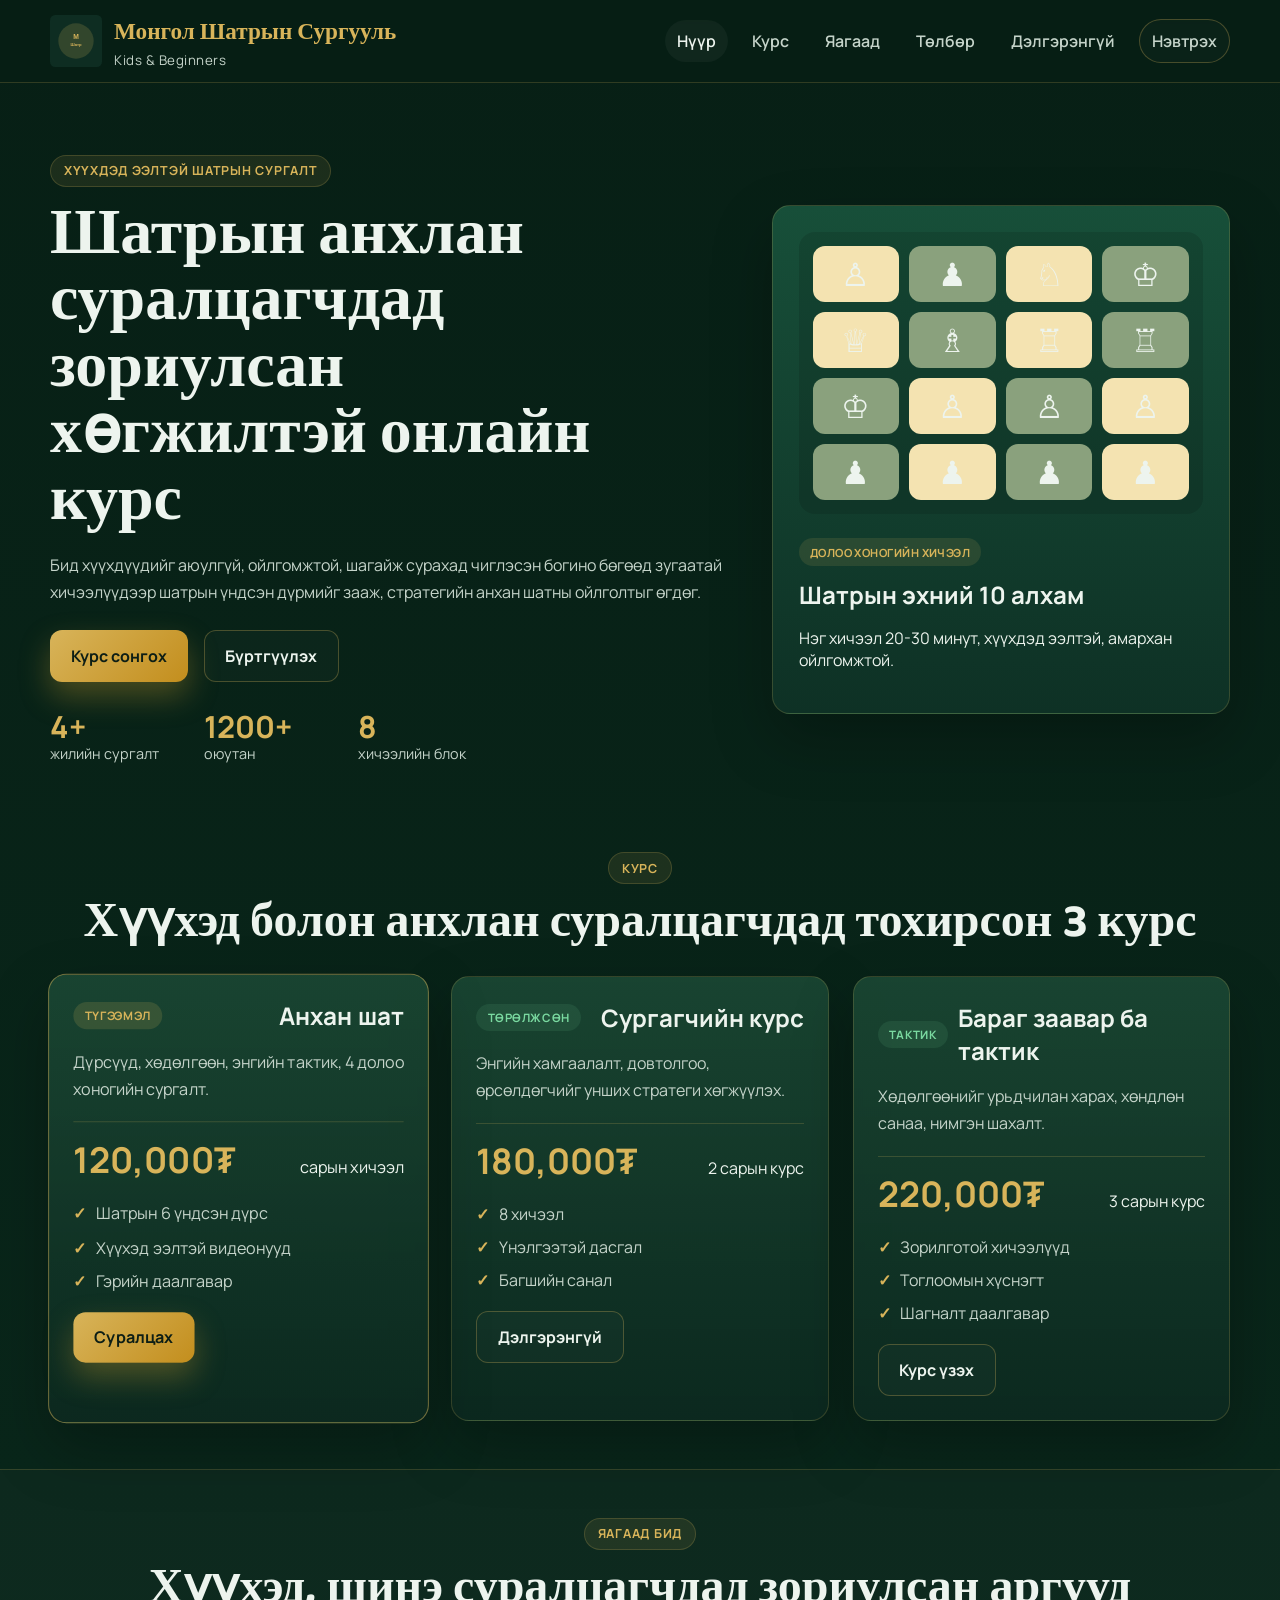
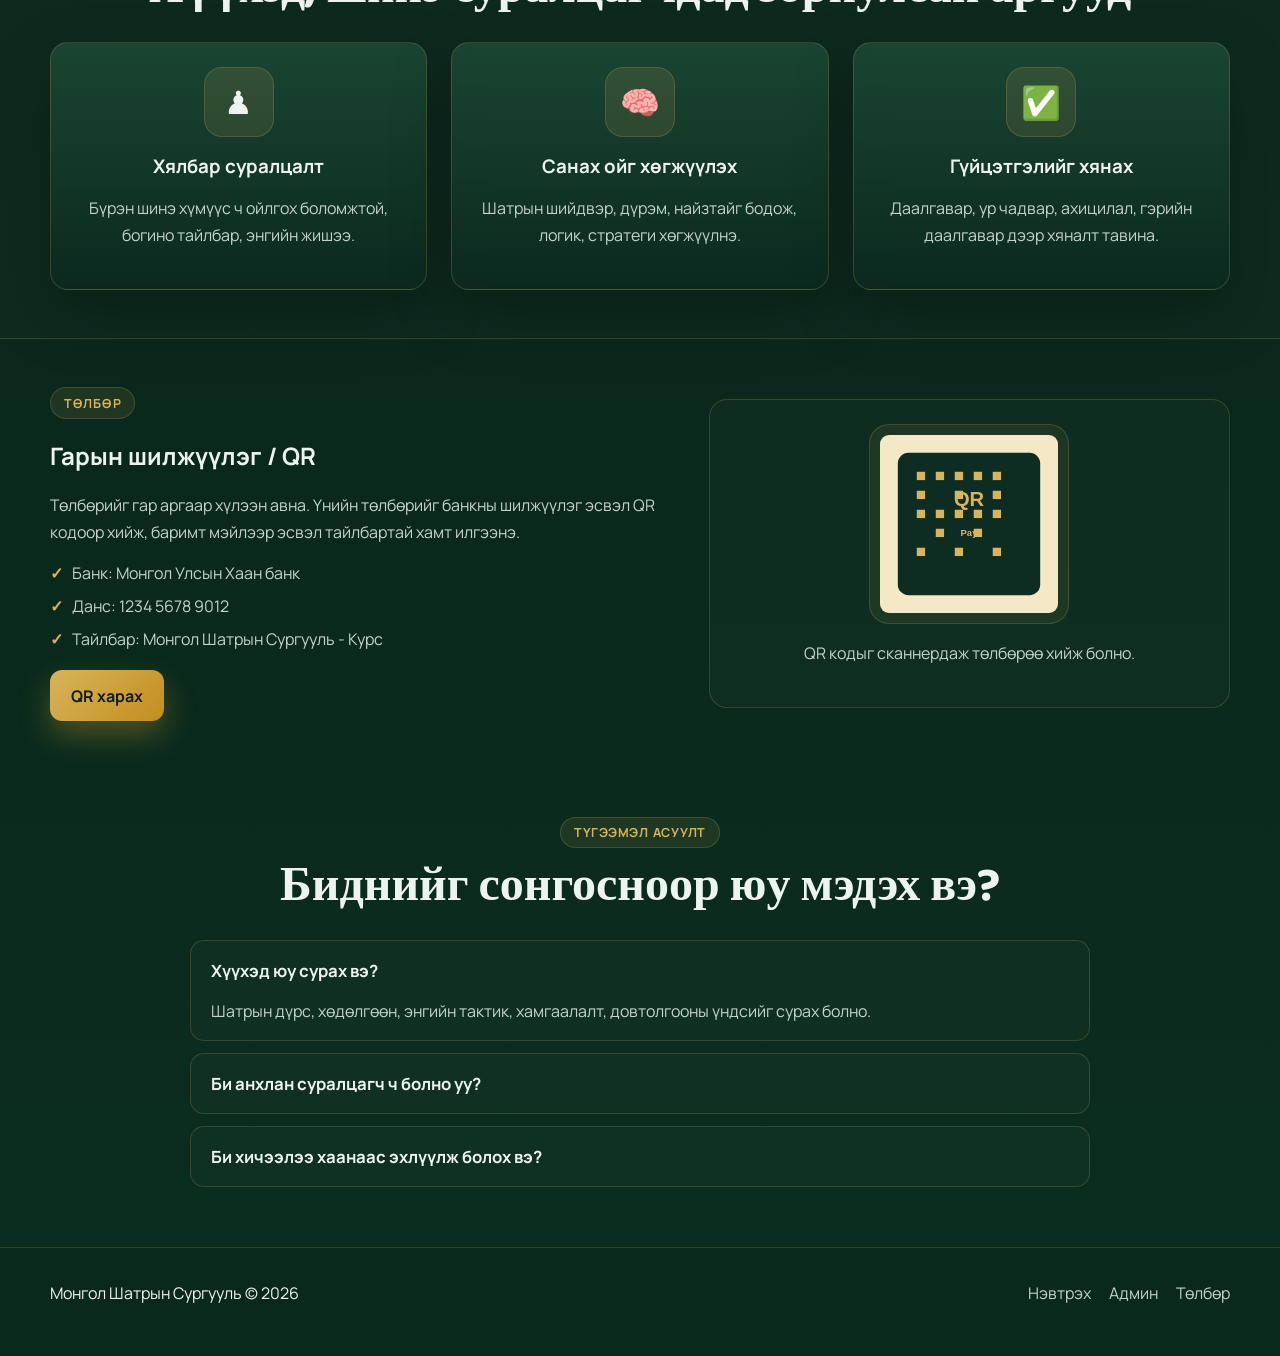
<file: index.html>
<!doctype html>
<html lang="mn">
  <head>
    <meta charset="UTF-8" />
    <meta name="viewport" content="width=device-width, initial-scale=1.0" />
    <title>Монгол Шатрын Сургууль</title>
    <meta name="description" content="Монгол Шатрын Сургууль — хүүхдэд болон анхлан суралцагчдад зориулсан шатрын онлайн курс." />
    <link rel="preconnect" href="https://fonts.googleapis.com" />
    <link rel="preconnect" href="https://fonts.gstatic.com" crossorigin />
    <link href="https://fonts.googleapis.com/css2?family=Baloo+2:wght@400;600;700;800&family=Manrope:wght@400;500;600;700;800&display=swap" rel="stylesheet" />
    <link rel="stylesheet" href="css/styles.css" />
  </head>
  <body>
    <header class="site-header">
      <div class="container nav-wrap">
        <a href="index.html" class="brand" aria-label="Монгол Шатрын Сургууль">
          <img src="assets/logo.svg" alt="Монгол Шатрын Сургууль лого" class="brand-logo" />
          <div>
            <span class="brand-title">Монгол Шатрын Сургууль</span>
            <small class="brand-subtitle">Kids & Beginners</small>
          </div>
        </a>

        <nav class="main-nav" aria-label="Үндсэн навигаци">
          <a href="index.html" class="active">Нүүр</a>
          <a href="#courses">Курс</a>
          <a href="#why-us">Яагаад</a>
          <a href="#payment">Төлбөр</a>
          <a href="course.html">Дэлгэрэнгүй</a>
          <a href="login.html" class="btn btn-ghost">Нэвтрэх</a>
        </nav>
      </div>
    </header>

    <main>
      <section class="hero">
        <div class="container hero-grid">
          <div class="hero-copy">
            <span class="eyebrow">Хүүхдэд ээлтэй шатрын сургалт</span>
            <h1>Шатрын анхлан суралцагчдад зориулсан хөгжилтэй онлайн курс</h1>
            <p>
              Бид хүүхдүүдийг аюулгүй, ойлгомжтой, шагайж сурахад чиглэсэн богино бөгөөд зугаатай хичээлүүдээр
              шатрын үндсэн дүрмийг зааж, стратегийн анхан шатны ойлголтыг өгдөг.
            </p>
            <div class="cta-row">
              <a href="#courses" class="btn btn-primary">Курс сонгох</a>
              <a href="login.html" class="btn btn-secondary">Бүртгүүлэх</a>
            </div>
            <ul class="hero-metrics">
              <li><strong>4+</strong><span>жилийн сургалт</span></li>
              <li><strong>1200+</strong><span>оюутан</span></li>
              <li><strong>8</strong><span>хичээлийн блок</span></li>
            </ul>
          </div>

          <div class="hero-card">
            <div class="mini-board" aria-label="Шатрын самбар">
              <div class="square light">♙</div>
              <div class="square dark">♟</div>
              <div class="square light">♘</div>
              <div class="square dark">♔</div>
              <div class="square light">♕</div>
              <div class="square dark">♗</div>
              <div class="square light">♖</div>
              <div class="square dark">♖</div>
              <div class="square dark">♔</div>
              <div class="square light">♙</div>
              <div class="square dark">♙</div>
              <div class="square light">♙</div>
              <div class="square dark">♟</div>
              <div class="square light">♟</div>
              <div class="square dark">♟</div>
              <div class="square light">♟</div>
            </div>
            <div class="hero-card-bottom">
              <span class="tag">Долоо хоногийн хичээл</span>
              <h3>Шатрын эхний 10 алхам</h3>
              <p>Нэг хичээл 20-30 минут, хүүхдэд ээлтэй, амархан ойлгомжтой.</p>
            </div>
          </div>
        </div>
      </section>

      <section id="courses" class="section">
        <div class="container">
          <div class="section-heading">
            <span class="eyebrow">Курс</span>
            <h2>Хүүхэд болон анхлан суралцагчдад тохирсон 3 курс</h2>
          </div>

          <div class="course-grid">
            <article class="course-card featured">
              <div class="course-header">
                <span class="pill">Түгээмэл</span>
                <h3>Анхан шат</h3>
              </div>
              <p>Дүрсүүд, хөдөлгөөн, энгийн тактик, 4 долоо хоногийн сургалт.</p>
              <div class="price-row">
                <strong>120,000₮</strong>
                <span>сарын хичээл</span>
              </div>
              <ul>
                <li>Шатрын 6 үндсэн дүрс</li>
                <li>Хүүхэд ээлтэй видеонууд</li>
                <li>Гэрийн даалгавар</li>
              </ul>
              <a href="course.html" class="btn btn-primary">Суралцах</a>
            </article>

            <article class="course-card">
              <div class="course-header">
                <span class="pill alt">Төрөлжсөн</span>
                <h3>Сургагчийн курс</h3>
              </div>
              <p>Энгийн хамгаалалт, довтолгоо, өрсөлдөгчийг унших стратеги хөгжүүлэх.</p>
              <div class="price-row">
                <strong>180,000₮</strong>
                <span>2 сарын курс</span>
              </div>
              <ul>
                <li>8 хичээл</li>
                <li>Үнэлгээтэй дасгал</li>
                <li>Багшийн санал</li>
              </ul>
              <a href="course.html" class="btn btn-secondary">Дэлгэрэнгүй</a>
            </article>

            <article class="course-card">
              <div class="course-header">
                <span class="pill alt">Тактик</span>
                <h3>Бараг заавар ба тактик</h3>
              </div>
              <p>Хөдөлгөөнийг урьдчилан харах, хөндлөн санаа, нимгэн шахалт.</p>
              <div class="price-row">
                <strong>220,000₮</strong>
                <span>3 сарын курс</span>
              </div>
              <ul>
                <li>Зорилготой хичээлүүд</li>
                <li>Тоглоомын хүснэгт</li>
                <li>Шагналт даалгавар</li>
              </ul>
              <a href="course.html" class="btn btn-secondary">Курс үзэх</a>
            </article>
          </div>
        </div>
      </section>

      <section id="why-us" class="section alt-bg">
        <div class="container">
          <div class="section-heading">
            <span class="eyebrow">Яагаад бид</span>
            <h2>Хүүхэд, шинэ суралцагчдад зориулсан аргууд</h2>
          </div>

          <div class="feature-grid">
            <div class="feature-card">
              <div class="icon">♟</div>
              <h3>Хялбар суралцалт</h3>
              <p>Бүрэн шинэ хүмүүс ч ойлгох боломжтой, богино тайлбар, энгийн жишээ.</p>
            </div>
            <div class="feature-card">
              <div class="icon">🧠</div>
              <h3>Санах ойг хөгжүүлэх</h3>
              <p>Шатрын шийдвэр, дүрэм, найзтайг бодож, логик, стратеги хөгжүүлнэ.</p>
            </div>
            <div class="feature-card">
              <div class="icon">✅</div>
              <h3>Гүйцэтгэлийг хянах</h3>
              <p>Даалгавар, ур чадвар, ахицилал, гэрийн даалгавар дээр хяналт тавина.</p>
            </div>
          </div>
        </div>
      </section>

      <section id="payment" class="section payment-section">
        <div class="container payment-layout">
          <div>
            <span class="eyebrow">Төлбөр</span>
            <h2>Гарын шилжүүлэг / QR</h2>
            <p>
              Төлбөрийг гар аргаар хүлээн авна. Үнийн төлбөрийг банкны шилжүүлэг эсвэл QR кодоор хийж, баримт
              мэйлээр эсвэл тайлбартай хамт илгээнэ.
            </p>
            <ul class="check-list">
              <li>Банк: Монгол Улсын Хаан банк</li>
              <li>Данс: 1234 5678 9012</li>
              <li>Тайлбар: Монгол Шатрын Сургууль - Курс</li>
            </ul>
            <button class="btn btn-primary" data-open-modal="payment-modal">QR харах</button>
          </div>

          <div class="qr-panel">
            <img src="assets/qr.svg" alt="QR код" class="qr-image" />
            <p>QR кодыг сканнердаж төлбөрөө хийж болно.</p>
          </div>
        </div>
      </section>

      <section class="section">
        <div class="container">
          <div class="section-heading">
            <span class="eyebrow">Түгээмэл асуулт</span>
            <h2>Биднийг сонгосноор юу мэдэх вэ?</h2>
          </div>

          <div class="faq-list">
            <div class="faq-item open">
              <button class="faq-question">Хүүхэд
              юу сурах вэ?</button>
              <div class="faq-answer">
                <p>Шатрын дүрс, хөдөлгөөн, энгийн тактик, хамгаалалт, довтолгооны үндсийг сурах болно.</p>
              </div>
            </div>

            <div class="faq-item">
              <button class="faq-question">Би анхлан суралцагч ч болно уу?</button>
              <div class="faq-answer">
                <p>Тийм. Курс нь хүүхэд болон анхлан суралцагчдад зориулагдсан бөгөөд эхний 4-8 хичээлээс эхэлдэг.</p>
              </div>
            </div>

            <div class="faq-item">
              <button class="faq-question">Би хичээлээ хаанаас эхлүүлж болох вэ?</button>
              <div class="faq-answer">
                <p>Эхний бүртгэлээ хийж, “Анхан шат” курсыг сонгосноор хичээлээ эхлүүлэх боломжтой.</p>
              </div>
            </div>
          </div>
        </div>
      </section>
    </main>

    <footer class="site-footer">
      <div class="container footer-row">
        <p>Монгол Шатрын Сургууль © <span id="year"></span></p>
        <div class="footer-links">
          <a href="login.html">Нэвтрэх</a>
          <a href="admin.html">Админ</a>
          <a href="#payment">Төлбөр</a>
        </div>
      </div>
    </footer>

    <div class="modal" id="payment-modal" aria-hidden="true">
      <div class="modal-card">
        <button class="modal-close" aria-label="Хаах">×</button>
        <h3>Төлбөрийн QR</h3>
        <img src="assets/qr.svg" alt="Монгол Шатрын Сургууль QR" class="qr-image large" />
        <p>Банкны шилжүүлэг хийсний дараа баримтаа дэлгүүрийн админд илгээх хэрэгтэй.</p>
        <p class="tiny-note">Өнөөдрийн хувилбар нь frontend demo бөгөөд backend-тай баталгаажуулалт хараахан холбогдоогүй.</p>
      </div>
    </div>

    <script src="js/scripts.js"></script>
  </body>
</html>
</file>
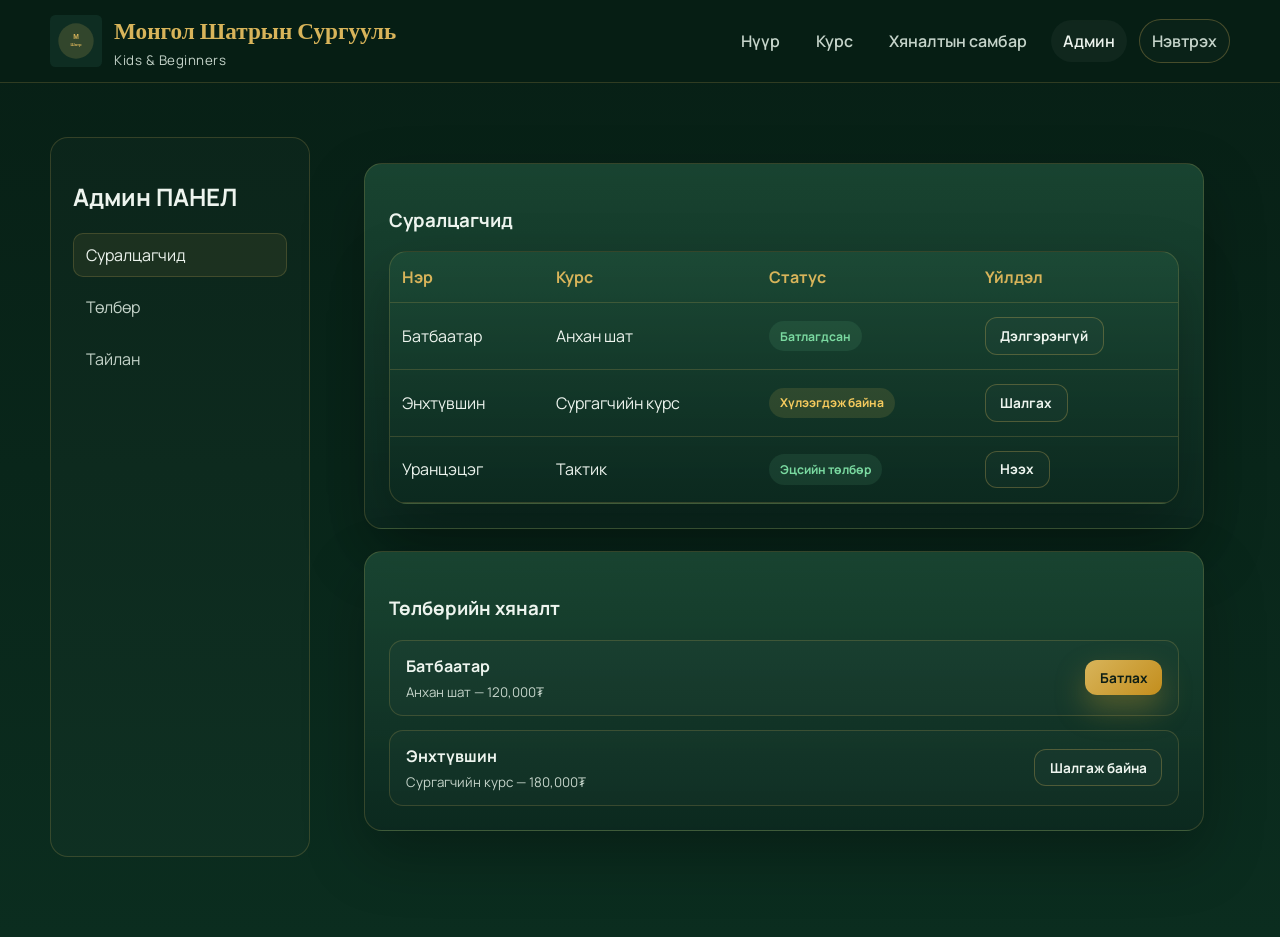
<file: admin.html>
<!doctype html>
<html lang="mn">
  <head>
    <meta charset="UTF-8" />
    <meta name="viewport" content="width=device-width, initial-scale=1.0" />
    <title>Админ | Монгол Шатрын Сургууль</title>
    <meta name="description" content="Шатрын сургалтын админ dashboard — захиалга, төлбөр, суралцагчид." />
    <link rel="preconnect" href="https://fonts.googleapis.com" />
    <link rel="preconnect" href="https://fonts.gstatic.com" crossorigin />
    <link href="https://fonts.googleapis.com/css2?family=Baloo+2:wght@400;600;700;800&family=Manrope:wght@400;500;600;700;800&display=swap" rel="stylesheet" />
    <link rel="stylesheet" href="css/styles.css" />
  </head>
  <body>
    <header class="site-header">
      <div class="container nav-wrap">
        <a href="index.html" class="brand" aria-label="Монгол Шатрын Сургууль">
          <img src="assets/logo.svg" alt="Монгол Шатрын Сургууль лого" class="brand-logo" />
          <div>
            <span class="brand-title">Монгол Шатрын Сургууль</span>
            <small class="brand-subtitle">Kids & Beginners</small>
          </div>
        </a>

        <nav class="main-nav" aria-label="Үндсэн навигаци">
          <a href="index.html">Нүүр</a>
          <a href="course.html">Курс</a>
          <a href="dashboard.html">Хяналтын самбар</a>
          <a href="admin.html" class="active">Админ</a>
          <a href="login.html" class="btn btn-ghost">Нэвтрэх</a>
        </nav>
      </div>
    </header>

    <main class="admin-shell">
      <div class="container admin-grid">
        <aside class="admin-sidebar">
          <h2>Админ ПАНЕЛ</h2>
          <nav class="admin-nav">
            <a href="#students" class="active">Суралцагчид</a>
            <a href="#payments">Төлбөр</a>
            <a href="#reports">Тайлан</a>
          </nav>
        </aside>

        <section class="admin-body">
          <div class="admin-card">
            <h3>Суралцагчид</h3>
            <div class="table-wrap">
              <table>
                <thead>
                  <tr>
                    <th>Нэр</th>
                    <th>Курс</th>
                    <th>Статус</th>
                    <th>Үйлдэл</th>
                  </tr>
                </thead>
                <tbody>
                  <tr>
                    <td>Батбаатар</td>
                    <td>Анхан шат</td>
                    <td><span class="status success">Батлагдсан</span></td>
                    <td><button class="btn btn-ghost small">Дэлгэрэнгүй</button></td>
                  </tr>
                  <tr>
                    <td>Энхтүвшин</td>
                    <td>Сургагчийн курс</td>
                    <td><span class="status pending">Хүлээгдэж байна</span></td>
                    <td><button class="btn btn-ghost small">Шалгах</button></td>
                  </tr>
                  <tr>
                    <td>Уранцэцэг</td>
                    <td>Тактик</td>
                    <td><span class="status success">Эцсийн төлбөр</span></td>
                    <td><button class="btn btn-ghost small">Нээх</button></td>
                  </tr>
                </tbody>
              </table>
            </div>
          </div>

          <div class="admin-card">
            <h3>Төлбөрийн хяналт</h3>
            <div class="payment-list">
              <div class="payment-row">
                <div>
                  <strong>Батбаатар</strong>
                  <small>Анхан шат — 120,000₮</small>
                </div>
                <button class="btn btn-primary small">Батлах</button>
              </div>
              <div class="payment-row">
                <div>
                  <strong>Энхтүвшин</strong>
                  <small>Сургагчийн курс — 180,000₮</small>
                </div>
                <button class="btn btn-secondary small">Шалгаж байна</button>
              </div>
            </div>
          </div>
        </section>
      </div>
    </main>

    <script src="js/scripts.js"></script>
  </body>
</html>
</file>
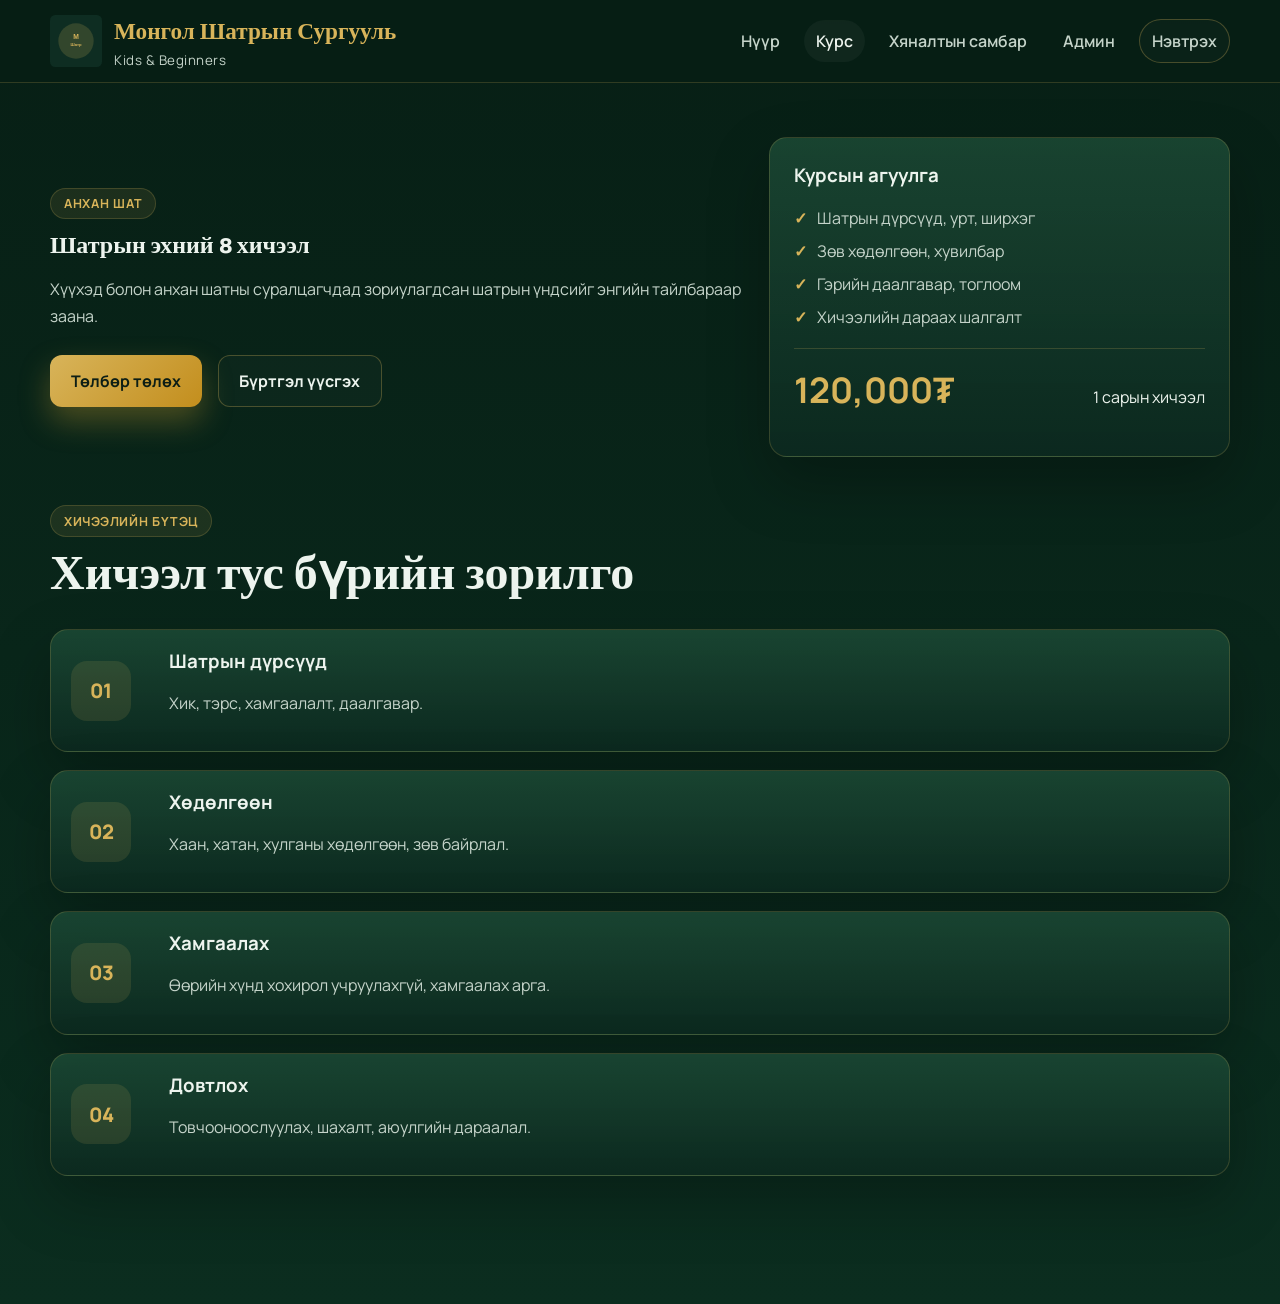
<file: course.html>
<!doctype html>
<html lang="mn">
  <head>
    <meta charset="UTF-8" />
    <meta name="viewport" content="width=device-width, initial-scale=1.0" />
    <title>Курс | Монгол Шатрын Сургууль</title>
    <meta name="description" content="Монгол Шатрын Сургууль — курсын дэлгэрэнгүй мэдээлэл, хичээлийн блокууд, үнэ, сургалтын бүтэц." />
    <link rel="preconnect" href="https://fonts.googleapis.com" />
    <link rel="preconnect" href="https://fonts.gstatic.com" crossorigin />
    <link href="https://fonts.googleapis.com/css2?family=Baloo+2:wght@400;600;700;800&family=Manrope:wght@400;500;600;700;800&display=swap" rel="stylesheet" />
    <link rel="stylesheet" href="css/styles.css" />
  </head>
  <body>
    <header class="site-header">
      <div class="container nav-wrap">
        <a href="index.html" class="brand" aria-label="Монгол Шатрын Сургууль">
          <img src="assets/logo.svg" alt="Монгол Шатрын Сургууль лого" class="brand-logo" />
          <div>
            <span class="brand-title">Монгол Шатрын Сургууль</span>
            <small class="brand-subtitle">Kids & Beginners</small>
          </div>
        </a>

        <nav class="main-nav" aria-label="Үндсэн навигаци">
          <a href="index.html">Нүүр</a>
          <a href="course.html" class="active">Курс</a>
          <a href="dashboard.html">Хяналтын самбар</a>
          <a href="admin.html">Админ</a>
          <a href="login.html" class="btn btn-ghost">Нэвтрэх</a>
        </nav>
      </div>
    </header>

    <main class="page-shell">
      <section class="container course-hero">
        <div>
          <span class="eyebrow">Анхан шат</span>
          <h1>Шатрын эхний 8 хичээл</h1>
          <p>Хүүхэд болон анхан шатны суралцагчдад зориулагдсан шатрын үндсийг энгийн тайлбараар заана.</p>
          <div class="cta-row">
            <button class="btn btn-primary" data-open-modal="payment-modal">Төлбөр төлөх</button>
            <a href="login.html" class="btn btn-secondary">Бүртгэл үүсгэх</a>
          </div>
        </div>
        <div class="course-summary-card">
          <h3>Курсын агуулга</h3>
          <ul>
            <li>Шатрын дүрсүүд, урт, ширхэг</li>
            <li>Зөв хөдөлгөөн, хувилбар</li>
            <li>Гэрийн даалгавар, тоглоом</li>
            <li>Хичээлийн дараах шалгалт</li>
          </ul>
          <div class="price-row big-price">
            <strong>120,000₮</strong>
            <span>1 сарын хичээл</span>
          </div>
        </div>
      </section>

      <section class="container section">
        <div class="section-heading left">
          <span class="eyebrow">Хичээлийн бүтэц</span>
          <h2>Хичээл тус бүрийн зорилго</h2>
        </div>

        <div class="module-list">
          <article class="module-item">
            <span>01</span>
            <div>
              <h3>Шатрын дүрсүүд</h3>
              <p>Хик, тэрс, хамгаалалт, даалгавар.</p>
            </div>
          </article>
          <article class="module-item">
            <span>02</span>
            <div>
              <h3>Хөдөлгөөн</h3>
              <p>Хаан, хатан, хулганы хөдөлгөөн, зөв байрлал.</p>
            </div>
          </article>
          <article class="module-item">
            <span>03</span>
            <div>
              <h3>Хамгаалах</h3>
              <p>Өөрийн хүнд хохирол учруулахгүй, хамгаалах арга.</p>
            </div>
          </article>
          <article class="module-item">
            <span>04</span>
            <div>
              <h3>Довтлох</h3>
              <p>Товчооноослуулах, шахалт, аюулгийн дараалал.</p>
            </div>
          </article>
        </div>
      </section>
    </main>

    <div class="modal" id="payment-modal" aria-hidden="true">
      <div class="modal-card">
        <button class="modal-close" aria-label="Хаах">×</button>
        <h3>Төлбөрийн QR</h3>
        <img src="assets/qr.svg" alt="QR" class="qr-image large" />
        <p>Гарын шилжүүлэг: 1234 5678 9012</p>
        <p class="tiny-note">Энэ нь frontend demo гэсэн үг. Бодит төлбөрийг backend-аар баталгаажуулна.</p>
      </div>
    </div>

    <script src="js/scripts.js"></script>
  </body>
</html>
</file>
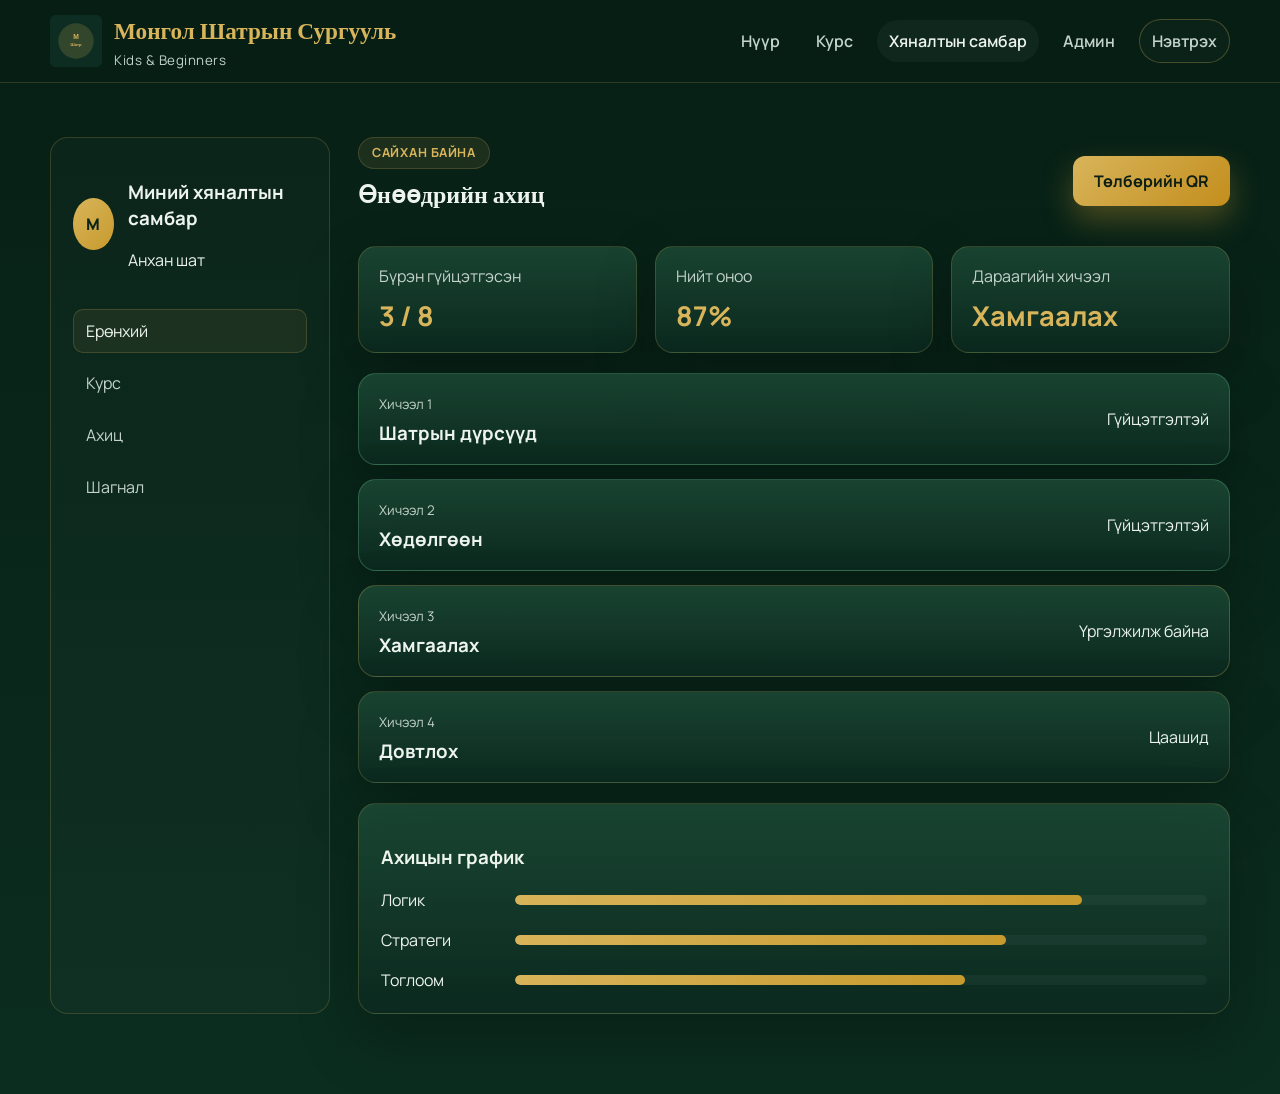
<file: dashboard.html>
<!doctype html>
<html lang="mn">
  <head>
    <meta charset="UTF-8" />
    <meta name="viewport" content="width=device-width, initial-scale=1.0" />
    <title>Хяналтын самбар | Монгол Шатрын Сургууль</title>
    <meta name="description" content="Хүүхдийн шатрын сургалтын dashboard." />
    <link rel="preconnect" href="https://fonts.googleapis.com" />
    <link rel="preconnect" href="https://fonts.gstatic.com" crossorigin />
    <link href="https://fonts.googleapis.com/css2?family=Baloo+2:wght@400;600;700;800&family=Manrope:wght@400;500;600;700;800&display=swap" rel="stylesheet" />
    <link rel="stylesheet" href="css/styles.css" />
  </head>
  <body>
    <header class="site-header">
      <div class="container nav-wrap">
        <a href="index.html" class="brand" aria-label="Монгол Шатрын Сургууль">
          <img src="assets/logo.svg" alt="Монгол Шатрын Сургууль лого" class="brand-logo" />
          <div>
            <span class="brand-title">Монгол Шатрын Сургууль</span>
            <small class="brand-subtitle">Kids & Beginners</small>
          </div>
        </a>

        <nav class="main-nav" aria-label="Үндсэн навигаци">
          <a href="index.html">Нүүр</a>
          <a href="course.html">Курс</a>
          <a href="dashboard.html" class="active">Хяналтын самбар</a>
          <a href="admin.html">Админ</a>
          <a href="login.html" class="btn btn-ghost">Нэвтрэх</a>
        </nav>
      </div>
    </header>

    <main class="dashboard-shell">
      <div class="container dashboard-grid">
        <aside class="sidebar">
          <div class="profile-box">
            <div class="avatar">М</div>
            <div>
              <h3 id="student-name">Миний хяналтын самбар</h3>
              <p>Анхан шат</p>
            </div>
          </div>

          <nav class="side-nav">
            <a href="#overview" class="active">Ерөнхий</a>
            <a href="#courses">Курс</a>
            <a href="#progress">Ахиц</a>
            <a href="#rewards">Шагнал</a>
          </nav>
        </aside>

        <section class="dashboard-content">
          <div class="dashboard-top">
            <div>
              <span class="eyebrow">Сайхан байна</span>
              <h1 id="welcome-title">Өнөөдрийн ахиц</h1>
            </div>
            <button class="btn btn-primary" data-open-modal="payment-modal">Төлбөрийн QR</button>
          </div>

          <div class="stats-grid">
            <div class="stat-card">
              <span>Бүрэн гүйцэтгэсэн</span>
              <strong>3 / 8</strong>
            </div>
            <div class="stat-card">
              <span>Нийт оноо</span>
              <strong>87%</strong>
            </div>
            <div class="stat-card">
              <span>Дараагийн хичээл</span>
              <strong>Хамгаалах</strong>
            </div>
          </div>

          <div class="lesson-list" id="courses">
            <div class="lesson-item done">
              <div>
                <small>Хичээл 1</small>
                <h3>Шатрын дүрсүүд</h3>
              </div>
              <span>Гүйцэтгэлтэй</span>
            </div>
            <div class="lesson-item done">
              <div>
                <small>Хичээл 2</small>
                <h3>Хөдөлгөөн</h3>
              </div>
              <span>Гүйцэтгэлтэй</span>
            </div>
            <div class="lesson-item active">
              <div>
                <small>Хичээл 3</small>
                <h3>Хамгаалах</h3>
              </div>
              <span>Үргэлжилж байна</span>
            </div>
            <div class="lesson-item">
              <div>
                <small>Хичээл 4</small>
                <h3>Довтлох</h3>
              </div>
              <span>Цаашид</span>
            </div>
          </div>

          <div class="progress-box" id="progress">
            <h3>Ахицын график</h3>
            <div class="progress-row">
              <span>Логик</span>
              <div class="meter"><span style="width: 82%"></span></div>
            </div>
            <div class="progress-row">
              <span>Стратеги</span>
              <div class="meter"><span style="width: 71%"></span></div>
            </div>
            <div class="progress-row">
              <span>Тоглоом</span>
              <div class="meter"><span style="width: 65%"></span></div>
            </div>
          </div>
        </section>
      </div>
    </main>

    <div class="modal" id="payment-modal" aria-hidden="true">
      <div class="modal-card">
        <button class="modal-close" aria-label="Хаах">×</button>
        <h3>Төлбөрийн QR</h3>
        <img src="assets/qr.svg" alt="QR код" class="qr-image large" />
        <p>Банкны шилжүүлэг хийсний дараа баримтаа дасгалын админд илгээнэ.</p>
        <p class="tiny-note">Энэ нь frontend demo-only. Backend-тай цуврал баталгаажуулалт шаардлагатай.</p>
      </div>
    </div>

    <script src="js/scripts.js"></script>
  </body>
</html>
</file>
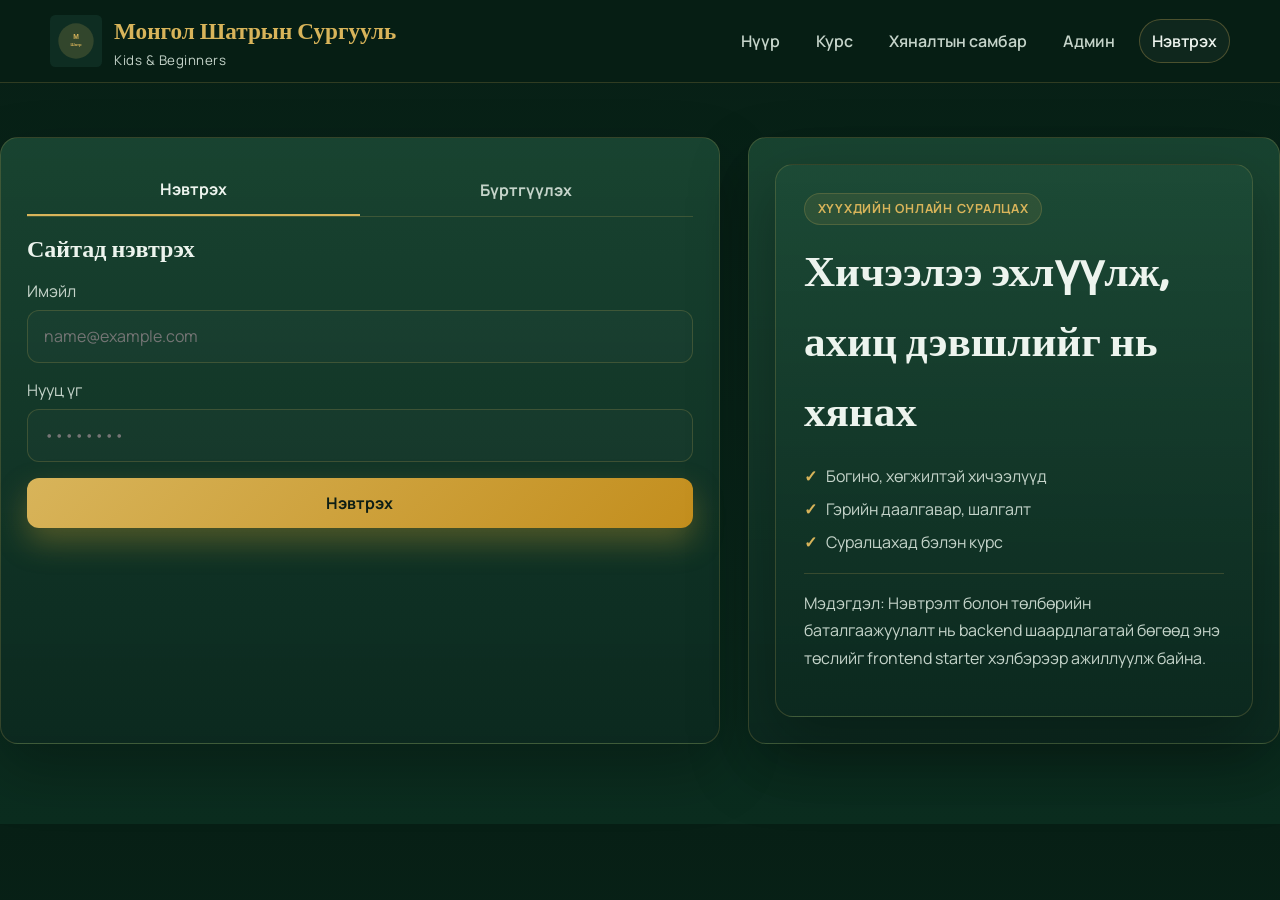
<file: login.html>
<!doctype html>
<html lang="mn">
  <head>
    <meta charset="UTF-8" />
    <meta name="viewport" content="width=device-width, initial-scale=1.0" />
    <title>Нэвтрэх | Монгол Шатрын Сургууль</title>
    <meta name="description" content="Монгол Шатрын Сургууль — нэвтрэх, бүртгүүлэх, хүүхдийн шатрын сургалтад оролцох." />
    <link rel="preconnect" href="https://fonts.googleapis.com" />
    <link rel="preconnect" href="https://fonts.gstatic.com" crossorigin />
    <link href="https://fonts.googleapis.com/css2?family=Baloo+2:wght@400;600;700;800&family=Manrope:wght@400;500;600;700;800&display=swap" rel="stylesheet" />
    <link rel="stylesheet" href="css/styles.css" />
  </head>
  <body>
    <header class="site-header">
      <div class="container nav-wrap">
        <a href="index.html" class="brand" aria-label="Монгол Шатрын Сургууль">
          <img src="assets/logo.svg" alt="Монгол Шатрын Сургууль лого" class="brand-logo" />
          <div>
            <span class="brand-title">Монгол Шатрын Сургууль</span>
            <small class="brand-subtitle">Kids & Beginners</small>
          </div>
        </a>

        <nav class="main-nav" aria-label="Үндсэн навигаци">
          <a href="index.html">Нүүр</a>
          <a href="course.html">Курс</a>
          <a href="dashboard.html">Хяналтын самбар</a>
          <a href="admin.html">Админ</a>
          <a href="login.html" class="btn btn-ghost active">Нэвтрэх</a>
        </nav>
      </div>
    </header>

    <main class="auth-main">
      <section class="auth-shell">
        <div class="auth-panel">
          <div class="auth-tabs">
            <button class="tab-button active" data-tab="login-tab">Нэвтрэх</button>
            <button class="tab-button" data-tab="signup-tab">Бүртгүүлэх</button>
          </div>

          <div class="tab-panel active" id="login-tab">
            <h1>Сайтад нэвтрэх</h1>
            <form id="login-form" class="form-box">
              <label>
                <span>Имэйл</span>
                <input type="email" name="email" placeholder="name@example.com" required />
              </label>
              <label>
                <span>Нууц үг</span>
                <input type="password" name="password" placeholder="••••••••" required />
              </label>
              <button type="submit" class="btn btn-primary wide-btn">Нэвтрэх</button>
            </form>
          </div>

          <div class="tab-panel" id="signup-tab">
            <h1>Шинэ бүртгэл</h1>
            <form id="signup-form" class="form-box">
              <label>
                <span>Нэр</span>
                <input type="text" name="name" placeholder="Таны нэр" required />
              </label>
              <label>
                <span>Имэйл</span>
                <input type="email" name="email" placeholder="name@example.com" required />
              </label>
              <label>
                <span>Нууц үг</span>
                <input type="password" name="password" placeholder="••••••••" required />
              </label>
              <label>
                <span>Хүүхдийн нас</span>
                <input type="number" name="age" min="4" max="18" placeholder="7" required />
              </label>
              <button type="submit" class="btn btn-primary wide-btn">Бүртгүүлэх</button>
            </form>
          </div>
        </div>

        <aside class="auth-side">
          <div class="info-card">
            <span class="eyebrow">Хүүхдийн онлайн суралцах</span>
            <h2>Хичээлээ эхлүүлж, ахиц дэвшлийг нь хянах</h2>
            <ul>
              <li>Богино, хөгжилтэй хичээлүүд</li>
              <li>Гэрийн даалгавар, шалгалт</li>
              <li>Суралцахад бэлэн курс</li>
            </ul>
            <p class="demo-note">Мэдэгдэл: Нэвтрэлт болон төлбөрийн баталгаажуулалт нь backend шаардлагатай бөгөөд энэ төслийг frontend starter хэлбэрээр ажиллуулж байна.</p>
          </div>
        </aside>
      </section>
    </main>

    <script src="js/scripts.js"></script>
  </body>
</html>
</file>
<file: css/styles.css>
/* Global theme and layout */
:root {
  --bg: #071f15;
  --bg-alt: #0f2d22;
  --panel: #123a2b;
  --panel-strong: #174f39;
  --panel-soft: #1b5d42;
  --gold: #d8b45a;
  --gold-strong: #c79a2d;
  --text: #edf4ee;
  --muted: #c5d4ca;
  --line: rgba(216, 180, 90, 0.2);
  --success: #7ad9a0;
  --warning: #f6cb5e;
  --danger: #ff7a7a;
  --shadow: 0 25px 60px rgba(0, 0, 0, 0.25);
  --radius: 18px;
}

* {
  box-sizing: border-box;
}

html {
  scroll-behavior: smooth;
}

body {
  margin: 0;
  font-family: "Manrope", sans-serif;
  background: linear-gradient(180deg, #071f15 0%, #0b2d1f 100%);
  color: var(--text);
}

a {
  color: inherit;
  text-decoration: none;
}

img {
  max-width: 100%;
  display: block;
}

button,
input,
select {
  font: inherit;
}

.container {
  width: min(1180px, calc(100% - 32px));
  margin: 0 auto;
}

.site-header {
  position: sticky;
  top: 0;
  z-index: 50;
  backdrop-filter: blur(12px);
  background: rgba(7, 31, 21, 0.8);
  border-bottom: 1px solid var(--line);
}

.nav-wrap {
  display: flex;
  align-items: center;
  justify-content: space-between;
  min-height: 82px;
  gap: 22px;
}

.brand {
  display: inline-flex;
  align-items: center;
  gap: 12px;
}

.brand-logo {
  width: 52px;
  height: 52px;
}

.brand-title {
  display: block;
  font-family: "Baloo 2", cursive;
  font-weight: 700;
  font-size: clamp(1.1rem, 2vw, 1.45rem);
  color: var(--gold);
}

.brand-subtitle {
  display: block;
  color: var(--muted);
  letter-spacing: 0.04em;
}

.main-nav {
  display: flex;
  align-items: center;
  gap: 12px;
  flex-wrap: wrap;
}

.main-nav a {
  color: var(--muted);
  font-weight: 600;
  padding: 10px 12px;
  border-radius: 999px;
}

.main-nav a:hover,
.main-nav a.active {
  color: var(--text);
  background: rgba(255, 255, 255, 0.04);
}

.btn {
  display: inline-flex;
  align-items: center;
  justify-content: center;
  border: 1px solid rgba(255, 255, 255, 0.14);
  border-radius: 12px;
  background: transparent;
  color: var(--text);
  padding: 0.88rem 1.3rem;
  font-weight: 700;
  cursor: pointer;
  transition: transform 0.2s ease, box-shadow 0.2s ease;
}

.btn:hover {
  transform: translateY(-1px);
}

.btn-primary {
  background: linear-gradient(135deg, #d8b45a 0%, #c38e1d 100%);
  color: #0d1e15;
  border: none;
  box-shadow: 0 14px 30px rgba(199, 154, 45, 0.35);
}

.btn-secondary,
.btn-ghost {
  background: rgba(255, 255, 255, 0.02);
  border-color: rgba(216, 180, 90, 0.3);
}

.btn-ghost.active {
  background: rgba(216, 180, 90, 0.08);
}

.wide-btn {
  width: 100%;
}

.small {
  padding: 0.55rem 0.9rem;
  font-size: 0.85rem;
}

.hero {
  padding: 72px 0 40px;
}

.hero-grid {
  display: grid;
  grid-template-columns: 1.2fr 0.8fr;
  gap: 34px;
  align-items: center;
}

.eyebrow {
  display: inline-block;
  background: rgba(216, 180, 90, 0.1);
  border: 1px solid rgba(216, 180, 90, 0.2);
  border-radius: 999px;
  color: var(--gold);
  padding: 0.4rem 0.8rem;
  font-size: 0.78rem;
  font-weight: 700;
  letter-spacing: 0.06em;
  text-transform: uppercase;
}

.hero-copy h1,
.section-heading h2,
.course-hero h1,
.auth-panel h1,
.dashboard-top h1 {
  margin: 16px 0 16px;
  line-height: 1.04;
  font-family: "Baloo 2", cursive;
  color: var(--text);
}

.hero-copy h1 {
  font-size: clamp(2.4rem, 5vw, 4.6rem);
  max-width: 580px;
}

.hero-copy p,
.course-hero p,
.payment-layout p,
.info-card p,
.module-item p,
.feature-card p,
.course-card p,
.teacher-box p {
  color: var(--muted);
  line-height: 1.7;
}

.cta-row {
  display: flex;
  flex-wrap: wrap;
  gap: 16px;
  margin-top: 24px;
}

.hero-metrics {
  list-style: none;
  padding: 0;
  margin: 30px 0 0;
  display: flex;
  gap: 24px;
  flex-wrap: wrap;
}

.hero-metrics li {
  min-width: 130px;
}

.hero-metrics strong {
  display: block;
  font-size: 1.9rem;
  color: var(--gold);
  line-height: 1;
}

.hero-metrics span {
  color: var(--muted);
  font-size: 0.9rem;
}

.hero-card {
  background: linear-gradient(180deg, #174f39 0%, #0e3125 100%);
  border: 1px solid var(--line);
  border-radius: var(--radius);
  padding: 26px;
  box-shadow: var(--shadow);
}

.mini-board {
  display: grid;
  grid-template-columns: repeat(4, 1fr);
  gap: 10px;
  padding: 14px;
  border-radius: 16px;
  background: rgba(0, 0, 0, 0.12);
}

.square {
  height: 56px;
  display: flex;
  align-items: center;
  justify-content: center;
  border-radius: 12px;
  font-size: 2rem;
}

.square.light {
  background: #f4e3b1;
}

.square.dark {
  background: #8aa17d;
}

.hero-card-bottom {
  margin-top: 24px;
}

.tag {
  display: inline-flex;
  padding: 0.4rem 0.7rem;
  border-radius: 999px;
  background: rgba(216, 180, 90, 0.12);
  color: var(--gold);
  letter-spacing: 0.04em;
  font-size: 0.7rem;
  text-transform: uppercase;
  font-weight: 700;
}

.hero-card-bottom h3 {
  margin: 12px 0 10px;
  font-size: 1.5rem;
}

.section {
  padding: 48px 0;
}

.alt-bg {
  background: rgba(255, 255, 255, 0.015);
  border-top: 1px solid var(--line);
  border-bottom: 1px solid var(--line);
}

.section-heading {
  margin-bottom: 28px;
  text-align: center;
}

.section-heading.left {
  text-align: left;
}

.section-heading h2 {
  margin-top: 14px;
  font-size: clamp(2rem, 4vw, 3rem);
}

.course-grid,
.feature-grid {
  display: grid;
  grid-template-columns: repeat(3, minmax(0, 1fr));
  gap: 24px;
}

.course-card,
.feature-card,
.payment-panel,
.info-card,
.stat-card,
.lesson-item,
.progress-box,
.admin-card,
.module-item,
.auth-panel,
.auth-side,
.course-summary-card,
.table-wrap {
  background: linear-gradient(180deg, rgba(30, 77, 56, 0.78) 0%, rgba(12, 41, 31, 0.96) 100%);
  border: 1px solid var(--line);
  border-radius: var(--radius);
  box-shadow: var(--shadow);
}

.course-card {
  padding: 24px;
}

.course-card.featured {
  border-color: rgba(216, 180, 90, 0.5);
  transform: scale(1.01);
}

.course-header {
  display: flex;
  align-items: center;
  justify-content: space-between;
  gap: 10px;
  margin-bottom: 16px;
}

.course-card h3 {
  margin: 0;
  font-size: 1.5rem;
}

.pill {
  padding: 0.38rem 0.7rem;
  border-radius: 999px;
  background: rgba(216, 180, 90, 0.16);
  color: var(--gold);
  font-size: 0.72rem;
  text-transform: uppercase;
  letter-spacing: 0.05em;
  font-weight: 700;
}

.pill.alt {
  background: rgba(122, 217, 160, 0.1);
  color: var(--success);
}

.price-row {
  display: flex;
  justify-content: space-between;
  align-items: baseline;
  gap: 12px;
  margin: 18px 0;
  padding-top: 12px;
  border-top: 1px solid var(--line);
}

.price-row strong {
  font-size: clamp(1.4rem, 3vw, 2.2rem);
  color: var(--gold);
}

.course-card ul,
.check-list,
.info-card ul,
.course-summary-card ul {
  list-style: none;
  padding: 0;
  margin: 0 0 20px;
}

.course-card li,
.check-list li,
.info-card li,
.course-summary-card li {
  position: relative;
  padding-left: 1.4rem;
  margin-bottom: 0.7rem;
  color: var(--muted);
}

.course-card li::before,
.check-list li::before,
.info-card li::before,
.course-summary-card li::before {
  content: "✓";
  position: absolute;
  left: 0;
  color: var(--gold);
  font-weight: 700;
}

.feature-card {
  padding: 24px;
  text-align: center;
}

.icon {
  width: 70px;
  height: 70px;
  display: grid;
  place-items: center;
  font-size: 2rem;
  border-radius: 18px;
  margin: 0 auto 16px;
  background: rgba(216, 180, 90, 0.12);
  border: 1px solid rgba(216, 180, 90, 0.2);
}

.feature-card h3 {
  margin: 12px 0 12px;
}

.payment-layout {
  display: grid;
  grid-template-columns: 1.1fr 0.9fr;
  gap: 22px;
  align-items: center;
}

.qr-panel {
  background: rgba(255, 255, 255, 0.02);
  border: 1px solid var(--line);
  border-radius: var(--radius);
  padding: 24px;
  display: flex;
  flex-direction: column;
  align-items: center;
  justify-content: center;
}

.qr-image {
  width: 200px;
  height: 200px;
  border-radius: 20px;
  padding: 10px;
  background: rgba(216, 180, 90, 0.08);
  border: 1px solid rgba(216, 180, 90, 0.2);
}

.qr-image.large {
  width: 220px;
  height: 220px;
}

.faq-list {
  max-width: 900px;
  margin: 0 auto;
}

.faq-item {
  background: rgba(255, 255, 255, 0.02);
  border: 1px solid var(--line);
  border-radius: 14px;
  margin-bottom: 12px;
  overflow: hidden;
}

.faq-question {
  width: 100%;
  background: transparent;
  border: none;
  color: var(--text);
  text-align: left;
  font-size: 1.05rem;
  font-weight: 700;
  padding: 18px 20px;
  cursor: pointer;
}

.faq-answer {
  overflow: hidden;
  max-height: 0;
  transition: max-height 0.25s ease;
}

.faq-answer p {
  margin: 0;
  padding: 0 20px 18px;
  color: var(--muted);
}

.faq-item.open .faq-answer {
  max-height: 180px;
}

.site-footer {
  border-top: 1px solid var(--line);
  padding: 18px 0 36px;
  background: rgba(0, 0, 0, 0.08);
}

.footer-row {
  display: flex;
  justify-content: space-between;
  align-items: center;
  gap: 14px;
  flex-wrap: wrap;
}

.footer-links {
  display: flex;
  gap: 18px;
  flex-wrap: wrap;
  color: var(--muted);
}

.auth-main,
.dashboard-shell,
.page-shell,
.admin-shell {
  padding: 54px 0 80px;
}

.auth-shell,
.dashboard-grid,
.admin-grid {
  display: grid;
  grid-template-columns: 1.15fr 0.85fr;
  gap: 28px;
  align-items: stretch;
}

.auth-panel,
.auth-side,
.admin-sidebar,
.admin-body {
  padding: 26px;
}

.auth-tabs {
  display: flex;
  border-bottom: 1px solid var(--line);
  margin-bottom: 22px;
}

.tab-button {
  flex: 1;
  background: transparent;
  border: none;
  color: var(--muted);
  padding: 14px 18px;
  font-weight: 700;
  cursor: pointer;
}

.tab-button.active {
  color: var(--text);
  border-bottom: 2px solid var(--gold);
}

.tab-panel {
  display: none;
}

.tab-panel.active {
  display: block;
}

.form-box {
  display: grid;
  gap: 16px;
}

.form-box label {
  display: grid;
  gap: 8px;
  color: var(--muted);
}

.form-box input {
  width: 100%;
  border-radius: 12px;
  border: 1px solid var(--line);
  background: rgba(255, 255, 255, 0.02);
  color: var(--text);
  padding: 0.9rem 1rem;
}

.info-card {
  padding: 28px;
  height: 100%;
}

.info-card h2 {
  font-family: "Baloo 2", cursive;
  font-size: clamp(2rem, 4vw, 2.7rem);
  margin: 14px 0 16px;
}

.demo-note {
  color: var(--gold);
  border-top: 1px solid var(--line);
  padding-top: 16px;
}

.dashboard-grid {
  grid-template-columns: 280px 1fr;
}

.sidebar,
.admin-sidebar {
  background: rgba(255, 255, 255, 0.02);
  border: 1px solid var(--line);
  border-radius: var(--radius);
  padding: 22px;
}

.profile-box {
  display: flex;
  align-items: center;
  gap: 14px;
  margin-bottom: 22px;
}

.avatar {
  width: 52px;
  height: 52px;
  display: grid;
  place-items: center;
  border-radius: 50%;
  background: linear-gradient(135deg, var(--gold), var(--gold-strong));
  color: #0b2619;
  font-weight: 800;
}

.side-nav {
  display: grid;
  gap: 8px;
}

.side-nav a,
.admin-nav a {
  padding: 10px 12px;
  border-radius: 10px;
  color: var(--muted);
  border: 1px solid transparent;
}

.side-nav a:hover,
.side-nav a.active,
.admin-nav a.active {
  background: rgba(216, 180, 90, 0.08);
  border-color: rgba(216, 180, 90, 0.2);
  color: var(--text);
}

.dashboard-content {
  display: grid;
  gap: 20px;
}

.dashboard-top {
  display: flex;
  align-items: center;
  justify-content: space-between;
  gap: 22px;
}

.stats-grid {
  display: grid;
  grid-template-columns: repeat(3, minmax(0, 1fr));
  gap: 18px;
}

.stat-card {
  padding: 18px 20px;
}

.stat-card span {
  display: block;
  color: var(--muted);
  margin-bottom: 10px;
}

.stat-card strong {
  font-size: 1.7rem;
  color: var(--gold);
}

.lesson-list {
  display: grid;
  gap: 14px;
}

.lesson-item {
  display: flex;
  align-items: center;
  justify-content: space-between;
  gap: 18px;
  padding: 18px 20px;
}

.lesson-item small {
  color: var(--muted);
}

.lesson-item h3 {
  margin: 6px 0 0;
}

.lesson-item.done {
  border-color: rgba(122, 217, 160, 0.26);
}

.lesson-item.active {
  border-color: rgba(216, 180, 90, 0.28);
}

.progress-box {
  padding: 22px;
}

.progress-row {
  display: grid;
  grid-template-columns: 120px 1fr;
  gap: 14px;
  align-items: center;
  margin-top: 18px;
}

.meter {
  background: rgba(255, 255, 255, 0.04);
  height: 10px;
  border-radius: 99px;
  overflow: hidden;
}

.meter span {
  display: block;
  height: 100%;
  border-radius: inherit;
  background: linear-gradient(135deg, var(--gold), var(--gold-strong));
}

.course-hero {
  display: grid;
  grid-template-columns: 1.2fr 0.8fr;
  gap: 28px;
  align-items: center;
}

.course-summary-card {
  padding: 24px;
}

.course-summary-card h3 {
  margin-top: 0;
}

.big-price {
  margin-top: 18px;
  padding-top: 16px;
  border-top: 1px solid var(--line);
}

.module-list {
  display: grid;
  gap: 18px;
}

.module-item {
  display: grid;
  grid-template-columns: 80px 1fr;
  gap: 18px;
  padding: 18px 20px;
  align-items: center;
}

.module-item span {
  width: 60px;
  height: 60px;
  border-radius: 16px;
  display: grid;
  place-items: center;
  background: rgba(216, 180, 90, 0.12);
  color: var(--gold);
  font-weight: 800;
  font-size: 1.25rem;
}

.module-item h3 {
  margin: 0 0 8px;
}

.admin-grid {
  grid-template-columns: 260px 1fr;
}

.admin-nav {
  display: grid;
  gap: 8px;
}

.admin-body {
  display: grid;
  gap: 22px;
}

.admin-card {
  padding: 24px;
}

.table-wrap {
  overflow-x: auto;
}

table {
  width: 100%;
  border-collapse: collapse;
  min-width: 520px;
}

th, td {
  padding: 14px 12px;
  border-bottom: 1px solid var(--line);
  text-align: left;
}

th {
  color: var(--gold);
}

.status {
  display: inline-flex;
  padding: 0.42rem 0.7rem;
  border-radius: 999px;
  font-size: 0.76rem;
  font-weight: 700;
}

.status.success {
  background: rgba(122, 217, 160, 0.1);
  color: var(--success);
}

.status.pending {
  background: rgba(246, 203, 94, 0.12);
  color: var(--warning);
}

.payment-list {
  display: grid;
  gap: 14px;
}

.payment-row {
  display: flex;
  align-items: center;
  justify-content: space-between;
  gap: 16px;
  padding: 14px 16px;
  border: 1px solid var(--line);
  border-radius: 14px;
  background: rgba(255, 255, 255, 0.02);
}

.payment-row small {
  display: block;
  margin-top: 6px;
  color: var(--muted);
}

.modal {
  position: fixed;
  inset: 0;
  display: flex;
  align-items: center;
  justify-content: center;
  padding: 22px;
  background: rgba(5, 12, 10, 0.7);
  opacity: 0;
  visibility: hidden;
  transition: opacity 0.2s ease, visibility 0.2s ease;
}

.modal.open {
  opacity: 1;
  visibility: visible;
}

.modal-card {
  position: relative;
  width: min(440px, 100%);
  background: linear-gradient(180deg, #123a2b 0%, #0d2a1d 100%);
  border: 1px solid var(--line);
  border-radius: 18px;
  padding: 24px 22px 18px;
  box-shadow: var(--shadow);
}

.modal-close {
  position: absolute;
  right: 16px;
  top: 12px;
  width: 34px;
  height: 34px;
  border: 0;
  border-radius: 50%;
  background: rgba(255, 255, 255, 0.05);
  color: var(--text);
  font-size: 1.5rem;
  cursor: pointer;
}

.modal-card h3 {
  margin-top: 0;
  font-size: 1.8rem;
  font-family: "Baloo 2", cursive;
}

.tiny-note {
  color: var(--gold);
  font-size: 0.85rem;
}

@media (max-width: 980px) {
  .hero-grid,
  .course-grid,
  .feature-grid,
  .payment-layout,
  .auth-shell,
  .dashboard-grid,
  .admin-grid,
  .course-hero {
    grid-template-columns: 1fr;
  }

  .main-nav {
    justify-content: flex-start;
  }
}

@media (max-width: 640px) {
  .nav-wrap {
    padding-top: 12px;
    padding-bottom: 12px;
    align-items: flex-start;
    flex-direction: column;
  }

  .main-nav {
    width: 100%;
    display: grid;
    grid-template-columns: repeat(2, minmax(0, 1fr));
  }

  .hero-copy h1 {
    font-size: 2.6rem;
  }

  .stats-grid {
    grid-template-columns: 1fr;
  }

  .progress-row {
    grid-template-columns: 1fr;
  }
}
</file>
